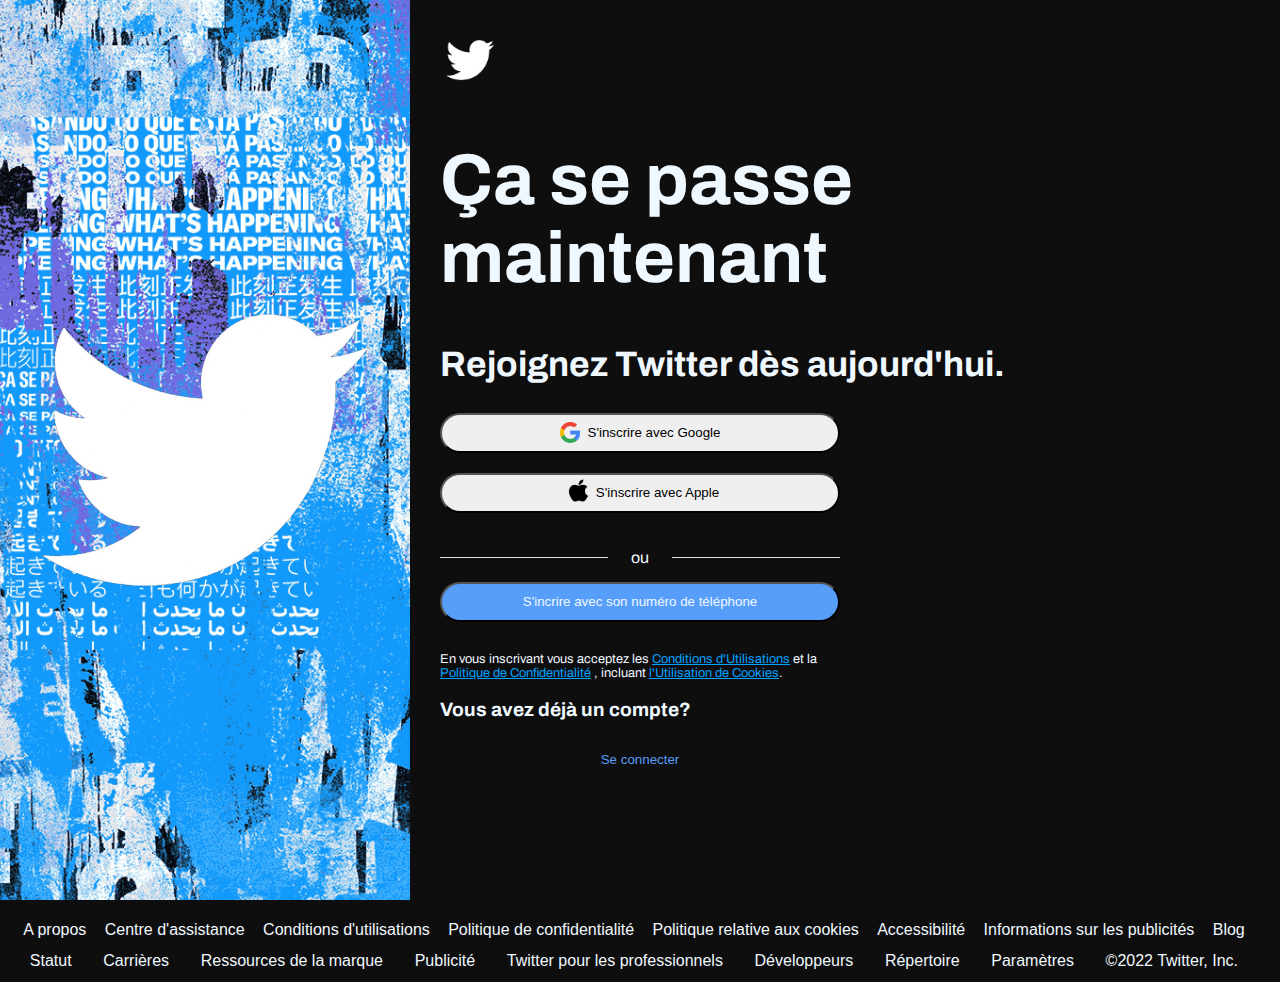
<file: index.html>
<!DOCTYPE html>
<html lang="fr">
<head> 
  <meta charset="UTF-8">
  <meta name="viewport" content="width=device-width, initial-scale=1" />
  <link rel="icon" href="./img/twitter-logo-blanc.png"/>
  <link rel="stylesheet" href="style.css" />
  <link rel="preconnect" href="https://fonts.googleapis.com" />
  <link rel="preconnect" href="https://fonts.gstatic.com" crossorigin />
  <link rel="preconnect" href="https://fonts.googleapis.com" />
  <link rel="preconnect" href="https://fonts.gstatic.com" crossorigin />
  <link
    href="https://fonts.googleapis.com/css2?family=Archivo:ital,wght@0,200;0,300;0,400;0,500;0,600;0,700;0,800;0,900;1,200;1,300;1,400;1,500;1,600;1,700;1,800;1,900&display=swap"
    rel="stylesheet"
  />
  <link
    href="https://fonts.googleapis.com/css2?family=Syne:wght@800&display=swap"
    rel="stylesheet"
  />
  <title>Clone Twitter Website by Dorian</title>
</head>

<body>
  <div class="top-site-desktop">
     <div class="section-log">
        <header>
          <img
            src="./img/twitter-logo-blanc.png"
            alt="logo-twitter"
            class="logo-twitter"
          />

          <h1>
            Ça se passe <br />
            maintenant
          </h1>
        </header>

        <section class="container-login">
          <h2>
            Rejoignez Twitter dès
            aujourd'hui.
          </h2>

          <button class="log-white">
            <img
              src="./img/logo-google.png"
              alt="logo-gmail"
              class="logo-gmail"
            />
            <p class="text-button">S'inscrire avec Google</p>
          </button>

          <button class="log-white">
            <img
              src="./img/Apple-logo.png"
              alt="logo-apple"
              class="logo-apple"
            />
            <p>S'inscrire avec Apple</p>
          </button>

          <div class="orChoiceTxt">
            <div class="line-grey"></div>
            <p class="ouTxt">ou</p>
            <div class="line-grey"></div>
          </div>

          <button class="log-blue">
            <p class="text-button">S'incrire avec son numéro de téléphone</p>
          </button>

          <div class="text-info">
            En vous inscrivant vous acceptez les
            <a href="" class="link-text-info-connection"
              >Conditions d'Utilisations</a
            >
            et la
            <a href="" class="link-text-info-connection"
              >Politique de Confidentialité</a
            >
            , incluant
            <a href="" class="link-text-info-connection"
              >l'Utilisation de Cookies</a
            >.
          </div>

          <h3>Vous avez déjà un compte?</h3>

          <button class="log-black-se-connecter">
            <p class="text-button">Se connecter</p>
          </button>
        </section>
    </div>


      <div class="photo-footer">
        <img src="./img/twitter-logo-blanc.png" alt="logo-twitter-sur-background" class="logo-twitter-blanc-adapt"> 
      </div>
    </div>

  <footer>
    <a href="">A propos</a>
    <a href="">Centre d'assistance</a>
    <a href="">Conditions d'utilisations</a>
    <a href="">Politique de confidentialité</a>
    <a href="">Politique relative aux cookies</a>
    <a href="">Accessibilité</a>
    <a href="">Informations sur les publicités</a>
    <a href="">Blog</a>
    <a href="">Statut</a>
    <a href="">Carrières</a>
    <a href="">Ressources de la marque</a>
    <a href="">Publicité</a>
    <a href="">Twitter pour les professionnels</a>
    <a href="">Développeurs</a>
    <a href="">Répertoire</a>
    <a href="">Paramètres</a>
    <a> ©2022 Twitter, Inc.</a>
  </footer>
</body>
</file>
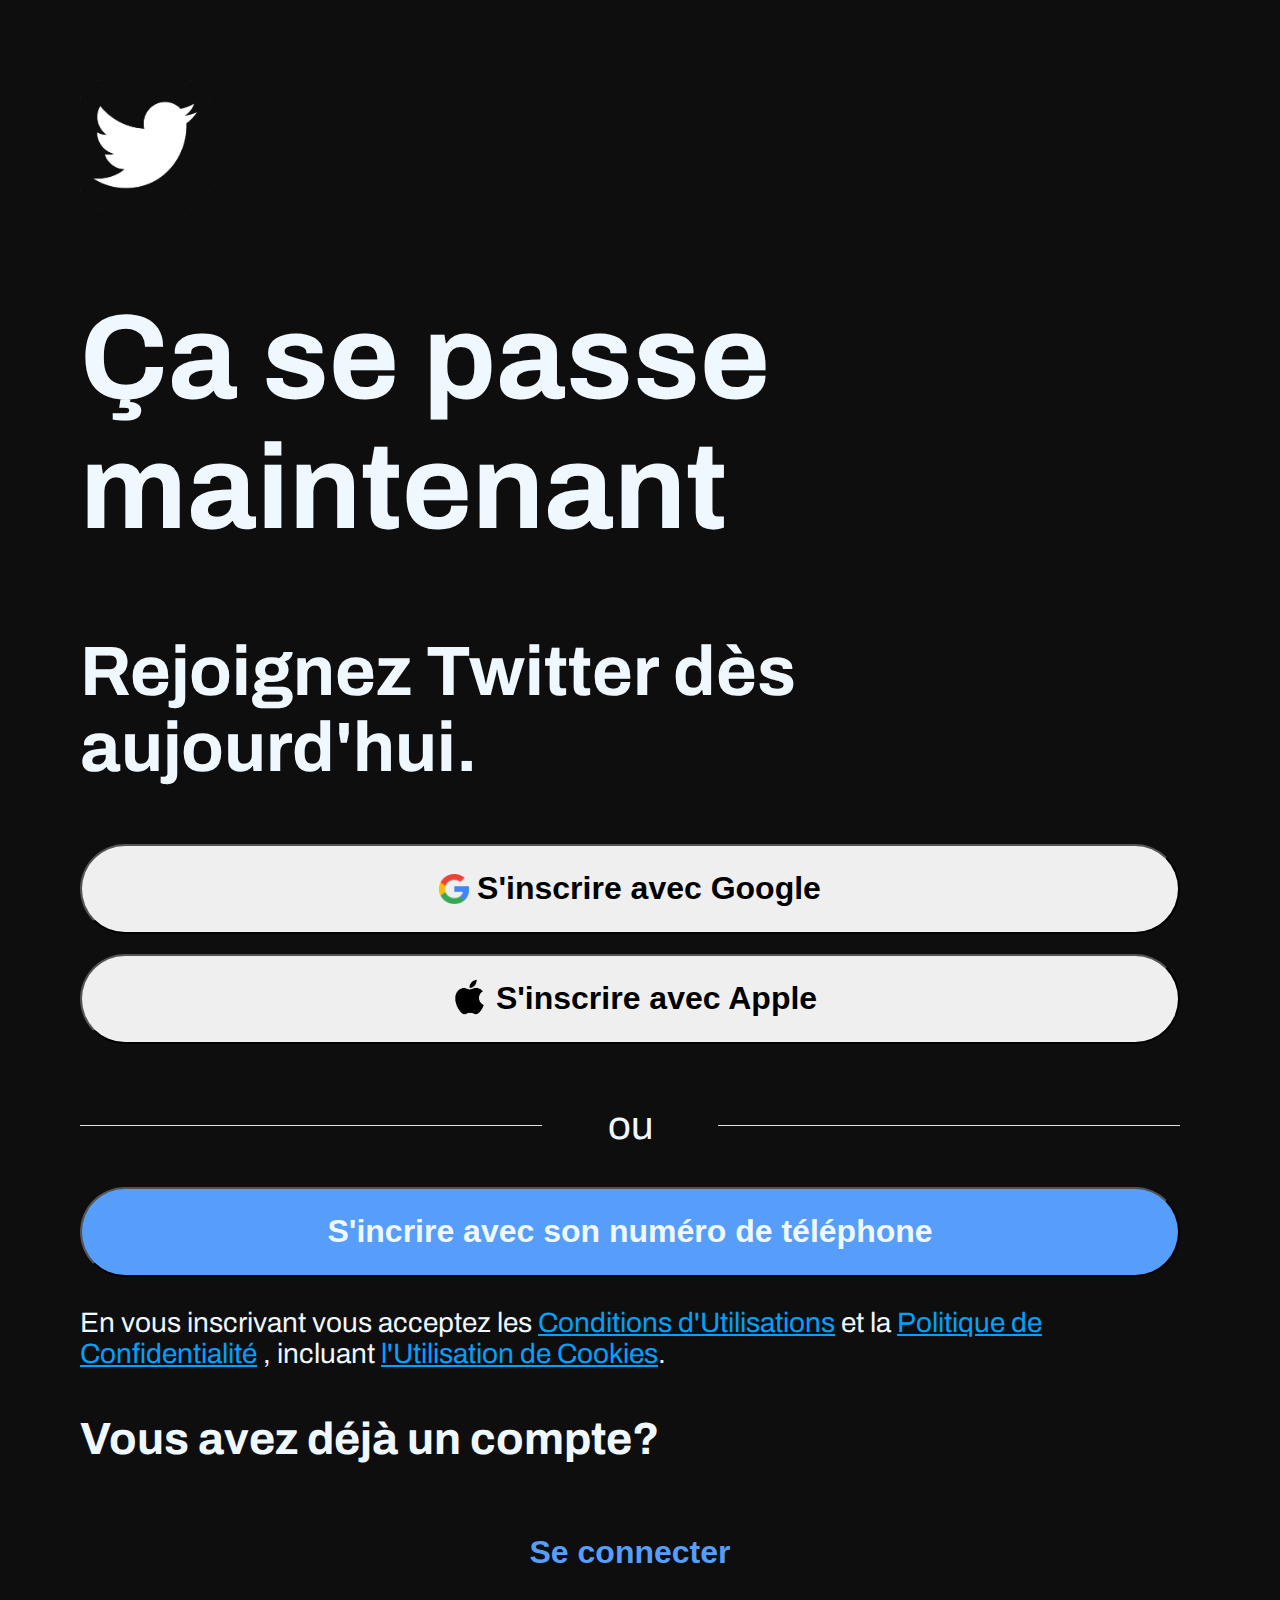
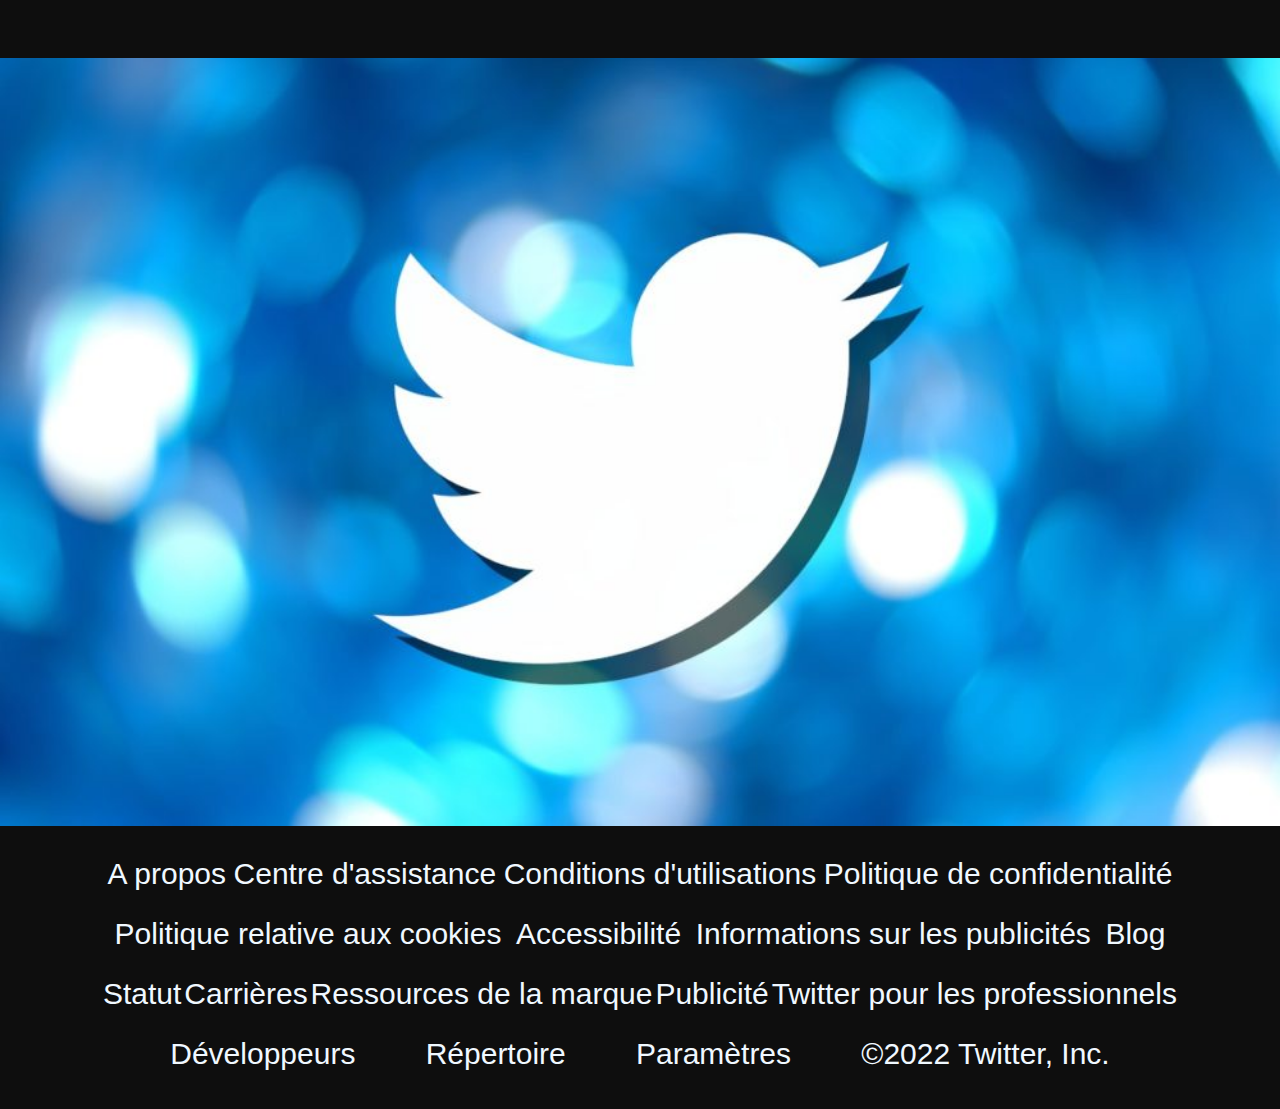
<file: ex1.html>
<!DOCTYPE html>
<head>
  <link rel="stylesheet" href="ex1.css" />
  <link rel="preconnect" href="https://fonts.googleapis.com" />
  <link rel="preconnect" href="https://fonts.gstatic.com" crossorigin />
  <link rel="preconnect" href="https://fonts.googleapis.com">
<link rel="preconnect" href="https://fonts.gstatic.com" crossorigin>
<link href="https://fonts.googleapis.com/css2?family=Archivo:ital,wght@0,200;0,300;0,400;0,500;0,600;0,700;0,800;0,900;1,200;1,300;1,400;1,500;1,600;1,700;1,800;1,900&display=swap" rel="stylesheet"> 
  <link
    href="https://fonts.googleapis.com/css2?family=Syne:wght@800&display=swap"
    rel="stylesheet"
  />
</head>

<body>
  <header>
    <img
      src="./img/twit-logo-W.png"
      alt="logo-twitter"
      class="logo-twitter"
    />

    <h1>
      Ça se passe <br />
      maintenant
    </h1>
  </header>

  <section>
    <h2>
      Rejoignez Twitter dès <br />
      aujourd'hui.
    </h2>

    <button class="log-white">
      <img
        src="./img/logo-google.png"
        alt="logo-gmail"
        class="logo-gmail"
      />
      <h4 class="text-button">S'inscrire avec Google</h4>
    </button>

    <button class="log-white">
      <img
        src="./img/Apple-logo.png"
        alt="logo-apple"
        class="logo-apple"
      />
      <h4>S'inscrire avec Apple</h4>
    </button>

    <div class="orChoiceTxt">
      <div class="line-grey"></div>
      <p class="ouTxt">ou</p>
      <div class="line-grey"></div>
    </div>

    <button class="log-blue">
      <h4 class="text-button">S'incrire avec son numéro de téléphone</h4>
    </button>

    <div class="text-info">
      En vous inscrivant vous acceptez les
      <a href="" class="link-text-info-connection">Conditions d'Utilisations</a> et
      la
      <a href="" class="link-text-info-connection">Politique de Confidentialité</a>
      , incluant
      <a href="" class="link-text-info-connection">l'Utilisation de Cookies</a>.
    </div>

    <h3>Vous avez déjà un compte?</h3>

    <button class="log-black-se-connecter">
      <h4 class="text-button">Se connecter</h4>
    </button>
  </section>

  <section-photo-footer>
    <div class="photo-1">
      <img
        src="./img/twitter-img.jpg"
        alt="photo1"
        class="photo1"
      />
    </div>
  </section-photo-footer>

<footer>
        <a href="">A propos</a>
        <a href="">Centre d'assistance</a>
        <a href="">Conditions d'utilisations</a>
        <a href="">Politique de confidentialité</a>
        <a href="">Politique relative aux cookies</a>
        <a href="">Accessibilité</a>
        <a href="">Informations sur les publicités</a>
        <a href="">Blog</a>
        <a href="">Statut</a>
        <a href="">Carrières</a>
        <a href="">Ressources de la marque</a>
        <a href="">Publicité</a>
        <a href="">Twitter pour les professionnels</a>
        <a href="">Développeurs</a>
        <a href="">Répertoire</a>
        <a href="">Paramètres</a>
        <a> ©2022 Twitter, Inc.</a>
</footer>
</body>
</file>
<file: style.css>
html {
  margin: 0;
  padding: 0;
}
section {
  /* margin-top: 80px;
    margin-left: 80px;
    margin-right: 100px; */
}
body {
  font-family: "Archivo", sans-serif;
  background-color: rgba(0, 0, 0, 0.945);
  color: aliceblue;
  max-width: 100%;
  overflow-x: hidden;
  max-height: 100vh;
  margin: 0;
}

header {
  /* margin-top: 80px;
    margin-left: 80px;
    margin-right: 100px;  */
}

.text-info {
  font-size: 0.8em;
  max-width: 400px;
}

.link-text-info-connection {
  color: rgb(0, 162, 255);
}

.logo-twitter {
  width: 60px;
  height: auto;
}
.logo-gmail {
  width: 20px;
  height: auto;
  padding-right: 8px;
}
.logo-apple {
  width: 35px;
  height: auto;
  padding-bottom: 4px;
}

h1 {
  font-size: 3.5em;
}
h2 {
  font-size: 2em;
}
h3 {
  font-size: 1.2em;
}

button {
  border-radius: 60px;
  justify-content: center;
  align-items: center;
  padding-right: 50px;
  padding-left: 50px;
  width: 100%;
  height: 3em;
  margin-bottom: 20px;
  max-width: 400px;
}

.section-log {
  margin-top: 30px;
  margin-left: 30px;
  margin-right: 30px;
}

.log-white {
  display: flex;
}
.log-blue {
  display: flex;
  background-color: rgb(87, 158, 250);
  color: aliceblue;
  padding: 0;
  margin-bottom: 30px;
}

.orChoiceTxt {
  display: flex;
  justify-content: space-between;
  align-items: center;
  width: 100%;
  max-width: 400px;
  margin: 0, 10px;
}
.line-grey {
  background: rgb(224, 224, 224);
  height: 1px;
  width: 42%;
}
.ouTxt {
  font-size: 1em;
}

.log-black-se-connecter {
  background: transparent;
  border: 4px, rgb(167, 167, 167);
  color: rgb(87, 158, 250);
  display: flex;
  justify-content: center;
  align-items: center;
  align-content: center;
  width: 100%;
  height: 3em;
  margin-bottom: 60px;
}
/* 
h3.text-button {
    padding-left: 10px;
} */

/* img.background-logo-twitter {
  width: 100%;
  max-height: 600px;
  margin: 0;
} */

.photo-footer {
    width: 100%;
    height: 300px;
    display: flex;
    align-items: center;
    justify-content: center;
    background: url(img/background-logo-twitter.png);
    background-repeat: no-repeat;
    background-position: center;
    background-size: cover;
}

.logo-twitter-blanc-adapt {
    object-fit: contain;
    max-width:100%;
    max-height:100%;
    margin: auto;
    text-align: center;
  }

footer {
  display: flex;
  flex-wrap: wrap;
  max-width: 100vw;
  align-items: center;
  justify-content: space-around;
  margin-top: 20px;
  margin-bottom: 20px;
  margin-left: 20px;
  margin-right: 20px;
  line-height: 1.3em;
}
footer a {
  font-family: Arial, Helvetica, sans-serif;
  color: aliceblue;
  margin-bottom: 10px;
  margin-right: 12px;
  text-decoration: none;
}
footer p {
  font-family: Arial, Helvetica, sans-serif;
  color: aliceblue;
  font-size: 1.5em;
  /* margin: 0, auto; */
}

top-site-desktop {
  display: flex;
  flex-direction: row-reverse;
}

@media screen and (min-width: 519px) {
  h1 {
    font-size: 4.5em;
  }
  h2 {
    font-size: 2.2em;
  }
  .section-log {
    margin-left: 10%;
    /* margin-right: 5%; */
  }
  .photo-footer {
    max-height: 700px;
  }
  footer {  

    margin-left: 20px;
    margin-right: 20px;
    line-height: 1.3em;
  }
}

@media screen and (min-width: 600px) {
    
  .section-log {
    /* margin-top: 75px; */
    margin-left: 15%;
    margin-right: 15%;
    /* margin-right: 5%; */
  }

}

@media screen and (min-width: 1000px) {
  .top-site-desktop {
    display: flex;
    flex-direction: row-reverse;
    height: 100%;
    /* align-items: stretch; */
  }
 .section-log {
    width: 700px;
    min-width: 700px;
    margin-left: 30px;
    margin-right: 140px;
  }
  .section h2 {
    width: 600px;
  }
  .photo-footer {
    min-width: 300px;
    width: 100%;
    height: 100vh;
    max-height: 100vh;
    background: url(img/background-logo-twitter.png);
    background-repeat: no-repeat;
    background-position: center;
    background-size: cover;
  } 
  .logo-twitter-blanc-adapt {
    max-width:100%;
    max-height:100%;
    margin: auto;
  }

}

@media screen and (min-width: 2000px) {
    .top-site-desktop {
      display: flex;
      flex-direction: row-reverse;
      align-items: stretch;
    }
    .section-log {
      min-width: 700px;
      margin-left: 30px;
      margin-right: 140px;
    }
    .photo-footer {
      min-width: 300px;
      width: 100%;
      /* margin: auto; */
      background: url(img/background-logo-twitter.png);
      background-repeat: no-repeat;
      background-position: center;
      background-size: cover;
    }
  }
</file>
<file: ex1.css>
html {
    margin: 0;
    padding: 0;
}
section {
    margin-top: 80px;
    margin-left: 80px;
    margin-right: 100px;
}
body {
    font-family: 'Archivo', sans-serif;
    background-color: rgba(0, 0, 0, 0.945);
    color: aliceblue;
    width: 100vw;
    margin: 0;
}

header {
    margin-top: 80px;
    margin-left: 80px;
    margin-right: 100px;
}

.text-info {
    font-size: 28px;
}

.link-text-info-connection {
    color: rgb(0, 162, 255);
}

.logo-twitter {
    width: 130px;
    height:auto;
}
.logo-gmail {
    width: 30px;
    height: auto;
    padding-right: 8px;
}
.logo-apple {
    width: 53px;
    height: auto;
    padding-bottom: 4px;
}


h1 {
    font-size: 120px;
}
h2 {
    font-size: 70px;
}
h3 {
    font-size: 45px;
}
h4 {
    font-size: 32px;
}
h5 {
    font-size: 26px;
}
button {
    border-radius: 60px;
    justify-content: center;
    align-items: center;
    padding-right: 50px;
    padding-left: 50px;
    width: 100%;
    height: 90px;
    margin-bottom: 20px;
}


.log-white {
    display: flex;
}
.log-blue {
    display: flex;
    background-color: rgb(87, 158, 250);
    color: aliceblue;
    padding: 0;
    margin-bottom: 30px;
}

.orChoiceTxt {
    display: flex;
    justify-content: space-between;
    align-items: center;
    font-size: 40px;
    width: 100%;
    margin: 0, 40px;
}
.line-grey {
    background: rgb(224, 224, 224);
    height: 1px;
    width: 42%;
}
.ouTxt {
    font-size: 40px;
}

.log-black-se-connecter {
    background: transparent;
    border: 4px, rgb(167, 167, 167);
    color:  rgb(87, 158, 250);
    display: flex;
    justify-content: center;
    align-items: center;
    align-content: center;
    width: 100%;
    height: 90px;
    margin-bottom: 60px;
    }

h3.text-button {
    padding-left: 10px;
}

img.photo1{
    width: 100%;
    margin:0 ;
}
footer {
    display: flex;
    flex-wrap: wrap;
    align-items: center;
    justify-content: space-evenly;
    margin-top: 20px;
    margin-bottom: 20px;
    margin-left: 100px;
    margin-right: 100px;
    line-height: 50px;
}
footer a {
    font-family: Arial, Helvetica, sans-serif;
    color: aliceblue;
    font-size: 30px;
    margin-bottom: 10px;
    text-decoration: none;
} 
footer p {
font-family: Arial, Helvetica, sans-serif;
color: aliceblue; ;
font-size: 30px;
margin: 0, auto;
}
</file>
